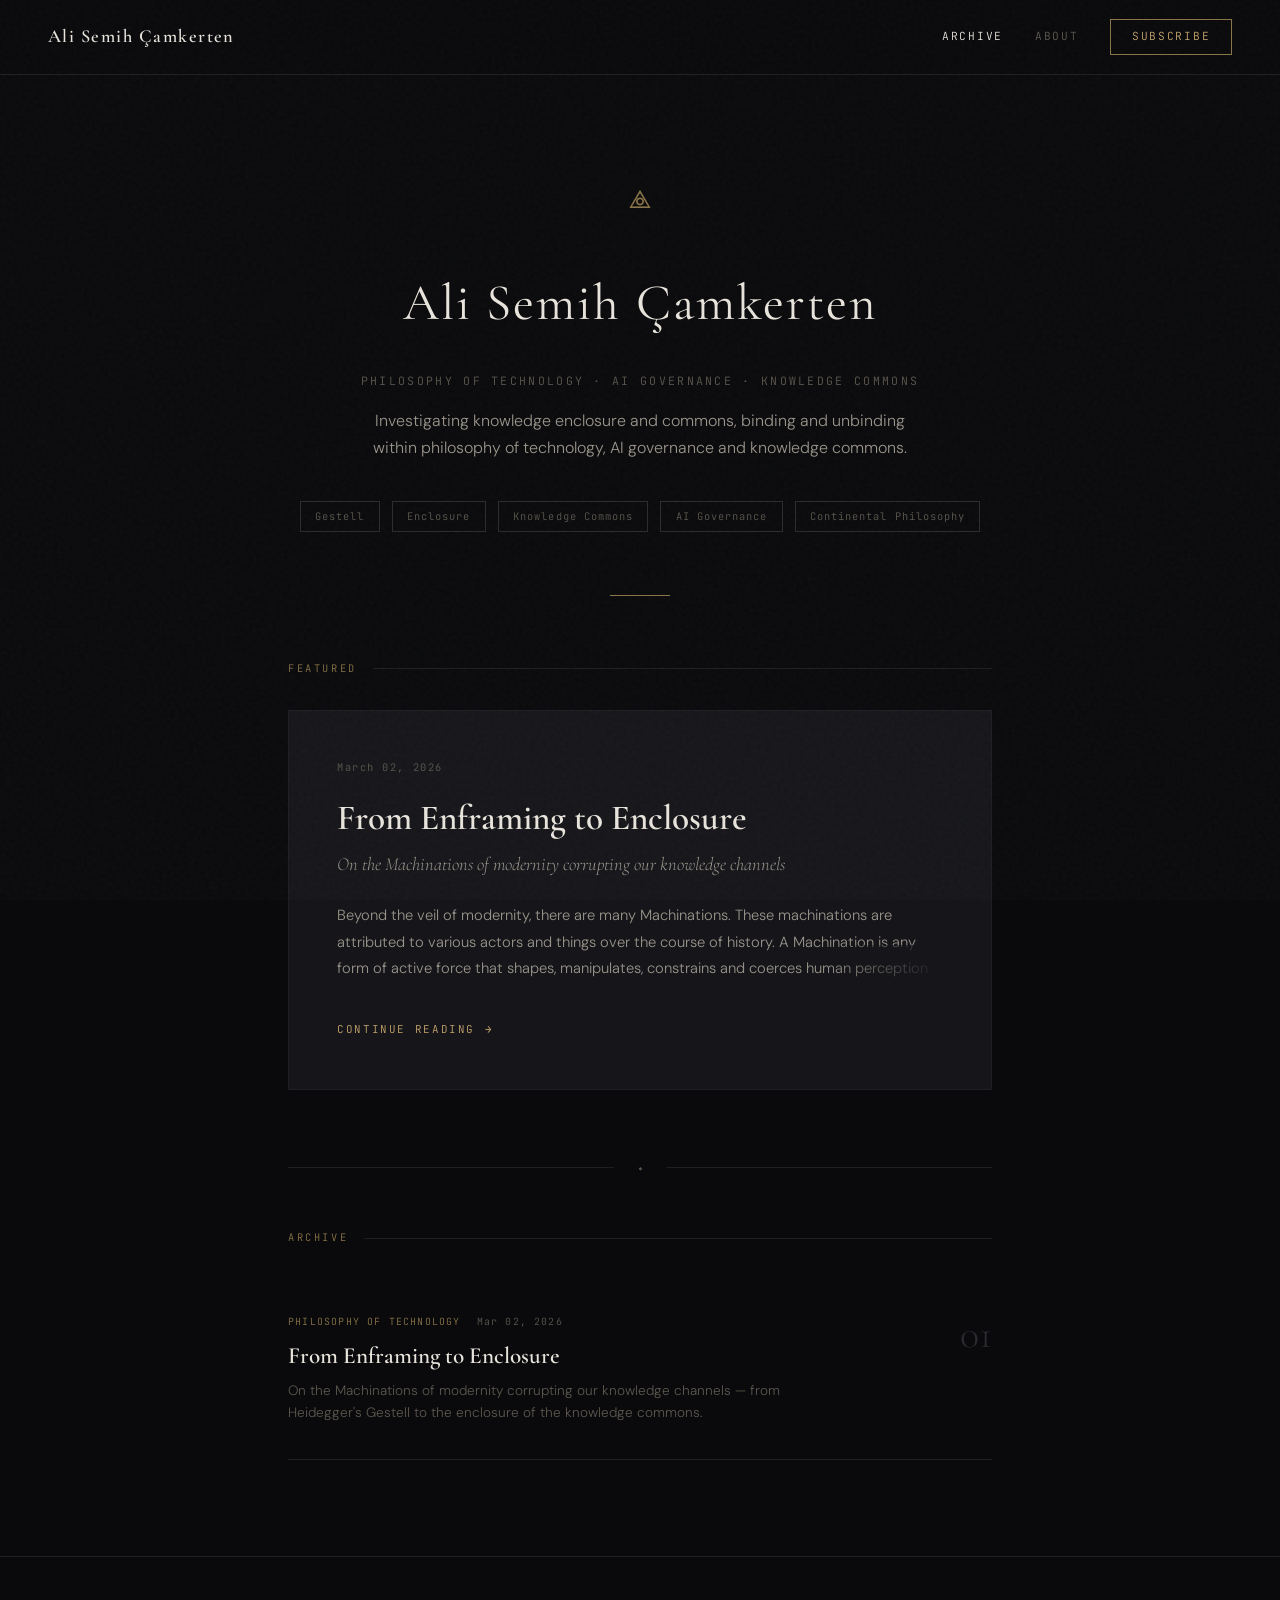
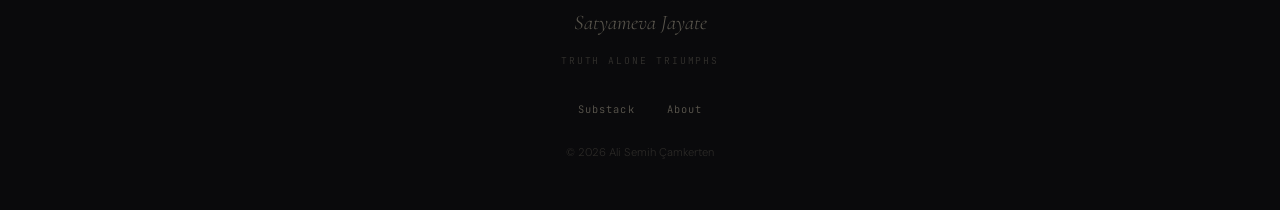
<file: index.html>
<!DOCTYPE html>
<html lang="en">
<head>
<meta charset="UTF-8">
<meta name="viewport" content="width=device-width, initial-scale=1.0">
<title>Ali Semih Çamkerten</title>
<link href="https://fonts.googleapis.com/css2?family=Cormorant+Garamond:ital,wght@0,400;0,600;0,700;1,400;1,600&family=JetBrains+Mono:wght@300;400&family=DM+Sans:wght@300;400;500&display=swap" rel="stylesheet">
<link rel="stylesheet" href="style.css">
</head>
<body>

  <!-- Navigation -->
  <nav>
    <a href="index.html" class="nav-brand">Ali Semih Çamkerten</a>
    <div class="nav-links">
      <a href="index.html" class="active">Archive</a>
      <a href="about.html">About</a>
      <a href="https://ascamkerten.substack.com" target="_blank" class="nav-subscribe">Subscribe</a>
    </div>
  </nav>

  <!-- Hero Header -->
  <section class="hero">
    <div class="hero-symbol">&#x27C1;</div>
    <h1>Ali Semih Çamkerten</h1>
    <p class="hero-subtitle">Philosophy of Technology · AI Governance · Knowledge Commons</p>
    <p class="hero-description">
      Investigating knowledge enclosure and commons, binding and unbinding within philosophy of technology, AI governance and knowledge commons.
    </p>
    <div class="hero-tags">
      <span class="hero-tag">Gestell</span>
      <span class="hero-tag">Enclosure</span>
      <span class="hero-tag">Knowledge Commons</span>
      <span class="hero-tag">AI Governance</span>
      <span class="hero-tag">Continental Philosophy</span>
    </div>
  </section>

  <!-- Featured Post -->
  <section class="featured-section fade-in delay-1">
    <div class="section-label">Featured</div>
    <a class="featured-card" href="https://ascamkerten.substack.com/p/from-enframing-to-enclosure" target="_blank">
      <div class="featured-date">March 02, 2026</div>
      <h2 class="featured-title">From Enframing to Enclosure</h2>
      <p class="featured-sub">On the Machinations of modernity corrupting our knowledge channels</p>
      <p class="featured-excerpt">
        Beyond the veil of modernity, there are many Machinations. These machinations are attributed to various actors and things over the course of history. A Machination is any form of active force that shapes, manipulates, constrains and coerces human perception and human interactions. Gestell, or enframing, is a Machination. Enclosure is another&hellip;
      </p>
      <span class="read-more">Continue reading <span class="arrow">&rarr;</span></span>
    </a>
  </section>

  <div class="divider">&#x25C6;</div>

  <!-- Archive -->
  <section class="posts-section">
    <div class="section-label">Archive</div>

    <!-- POST TEMPLATE — copy this block and update for each new essay:

    <a class="post-item fade-in" href="YOUR_SUBSTACK_URL" target="_blank">
      <div class="post-content">
        <div class="post-meta">
          <span class="post-category">CATEGORY</span>
          <span>DATE</span>
        </div>
        <h3 class="post-item-title">TITLE</h3>
        <p class="post-item-excerpt">SHORT DESCRIPTION</p>
      </div>
      <span class="post-number">NUMBER</span>
    </a>

    END TEMPLATE -->

    <a class="post-item fade-in delay-2" href="https://ascamkerten.substack.com/p/from-enframing-to-enclosure" target="_blank">
      <div class="post-content">
        <div class="post-meta">
          <span class="post-category">Philosophy of Technology</span>
          <span>Mar 02, 2026</span>
        </div>
        <h3 class="post-item-title">From Enframing to Enclosure</h3>
        <p class="post-item-excerpt">On the Machinations of modernity corrupting our knowledge channels — from Heidegger's Gestell to the enclosure of the knowledge commons.</p>
      </div>
      <span class="post-number">01</span>
    </a>

    <!--
    <a class="post-item fade-in delay-3" href="https://ascamkerten.substack.com/p/YOUR-NEXT-POST" target="_blank">
      <div class="post-content">
        <div class="post-meta">
          <span class="post-category">AI Governance</span>
          <span>Date</span>
        </div>
        <h3 class="post-item-title">Your Next Post Title</h3>
        <p class="post-item-excerpt">Brief description of the post.</p>
      </div>
      <span class="post-number">02</span>
    </a>
    -->

  </section>

  <!-- Footer -->
  <footer>
    <p class="footer-quote">Satyameva Jayate</p>
    <p class="footer-attr">Truth Alone Triumphs</p>
    <div class="footer-links">
      <a href="https://ascamkerten.substack.com" target="_blank">Substack</a>
      <a href="about.html">About</a>
    </div>
    <p class="footer-copy">&copy; 2026 Ali Semih Çamkerten</p>
  </footer>

</body>
</html>
</file>
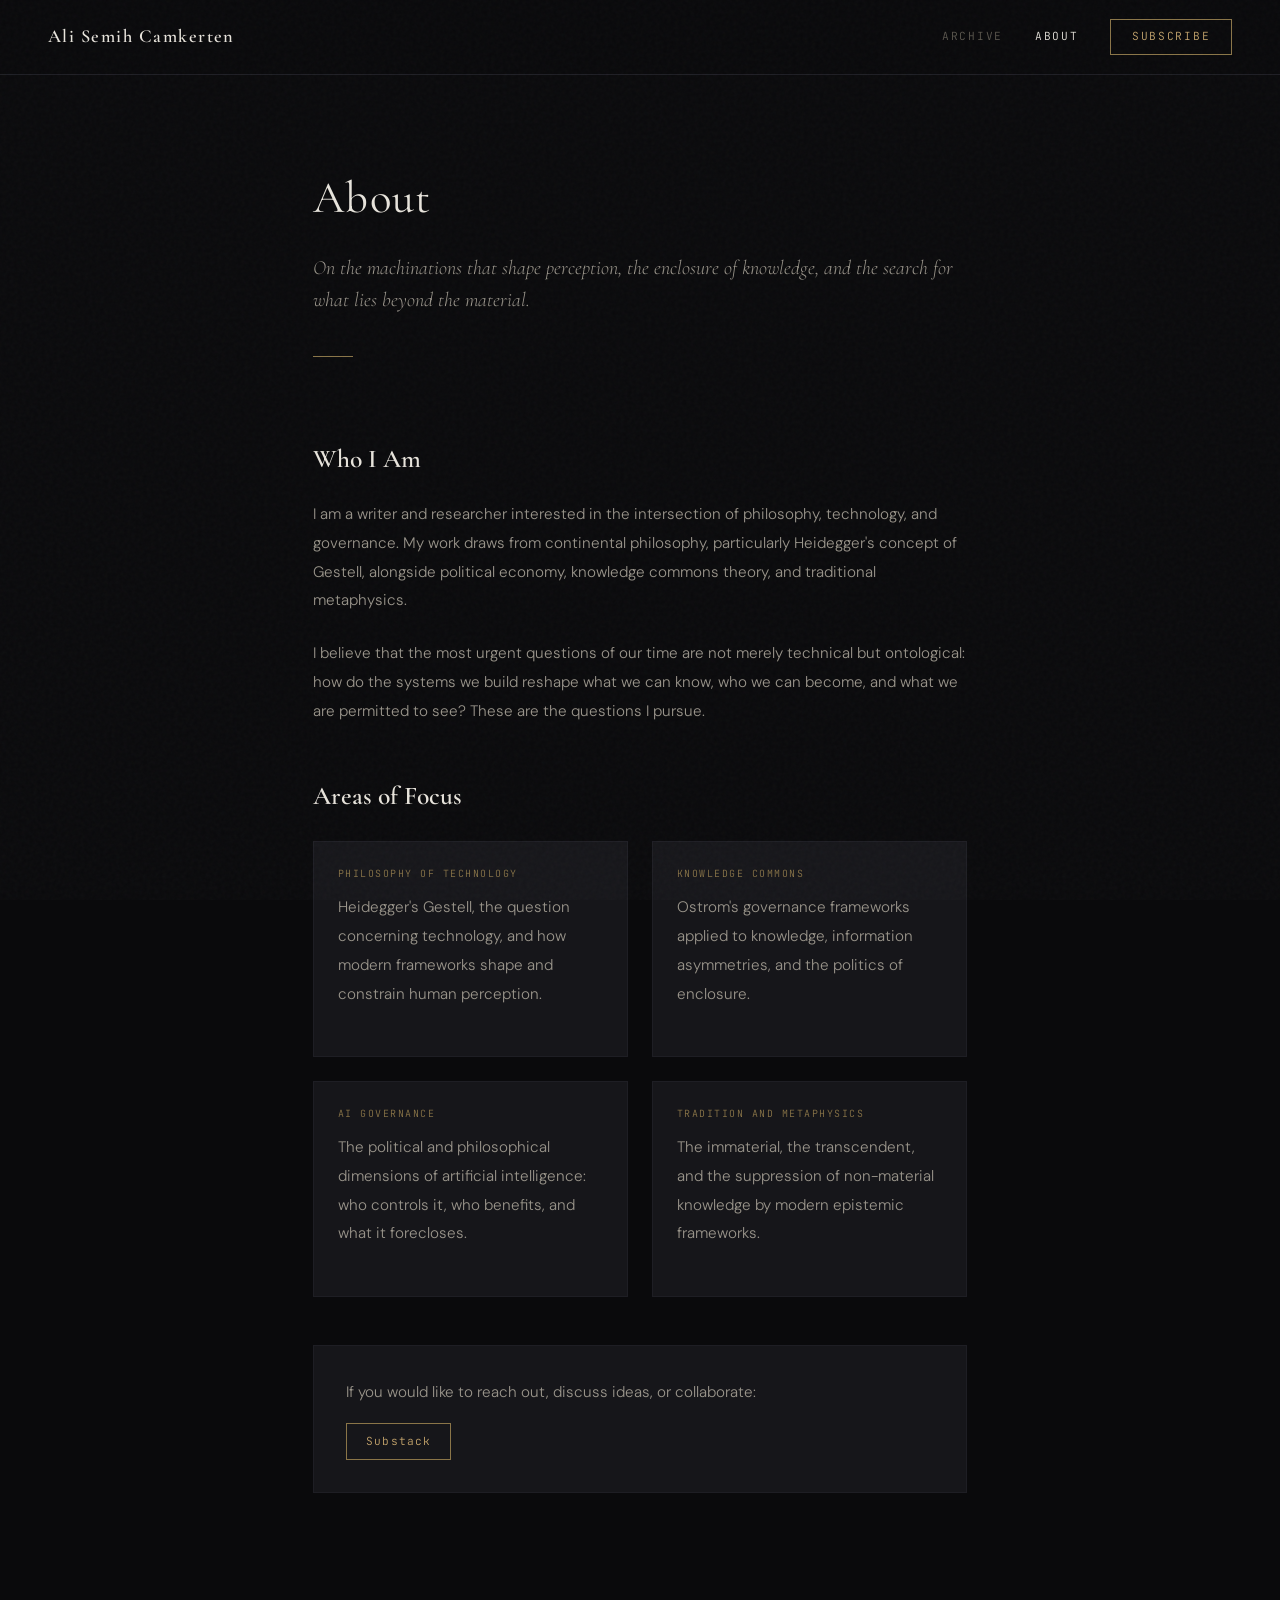
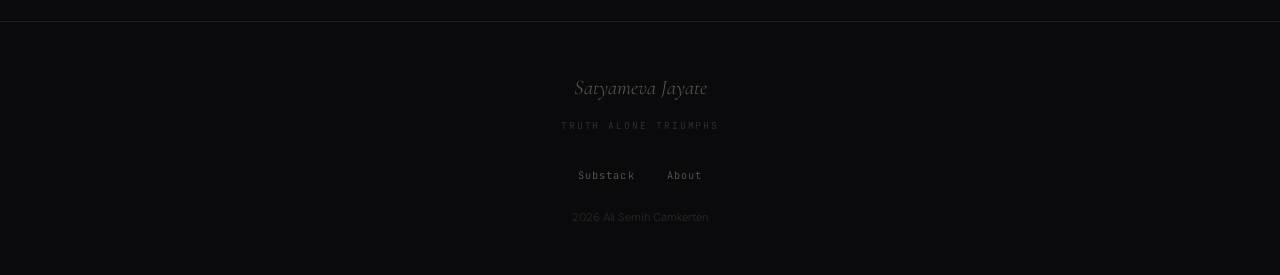
<file: about.html>
<!DOCTYPE html>
<html lang="en">
<head>
<meta charset="UTF-8">
<meta name="viewport" content="width=device-width, initial-scale=1.0">
<title>About</title>
<link href="https://fonts.googleapis.com/css2?family=Cormorant+Garamond:ital,wght@0,400;0,600;0,700;1,400;1,600&family=JetBrains+Mono:wght@300;400&family=DM+Sans:wght@300;400;500&display=swap" rel="stylesheet">
<link rel="stylesheet" href="style.css">
</head>
<body>

  <nav>
    <a href="index.html" class="nav-brand">Ali Semih Camkerten</a>
    <div class="nav-links">
      <a href="index.html">Archive</a>
      <a href="about.html" class="active">About</a>
      <a href="https://ascamkerten.substack.com" target="_blank" class="nav-subscribe">Subscribe</a>
    </div>
  </nav>

  <section class="page-header">
    <h1>About</h1>
    <p class="lead">On the machinations that shape perception, the enclosure of knowledge, and the search for what lies beyond the material.</p>
  </section>

  <section class="page-content fade-in delay-1">

    <h2>Who I Am</h2>
    <p>I am a writer and researcher interested in the intersection of philosophy, technology, and governance. My work draws from continental philosophy, particularly Heidegger's concept of Gestell, alongside political economy, knowledge commons theory, and traditional metaphysics.</p>
    <p>I believe that the most urgent questions of our time are not merely technical but ontological: how do the systems we build reshape what we can know, who we can become, and what we are permitted to see? These are the questions I pursue.</p>

    <h2>Areas of Focus</h2>
    <div class="interests-grid">
      <div class="interest-item">
        <div class="interest-label">Philosophy of Technology</div>
        <p class="interest-text">Heidegger's Gestell, the question concerning technology, and how modern frameworks shape and constrain human perception.</p>
      </div>
      <div class="interest-item">
        <div class="interest-label">Knowledge Commons</div>
        <p class="interest-text">Ostrom's governance frameworks applied to knowledge, information asymmetries, and the politics of enclosure.</p>
      </div>
      <div class="interest-item">
        <div class="interest-label">AI Governance</div>
        <p class="interest-text">The political and philosophical dimensions of artificial intelligence: who controls it, who benefits, and what it forecloses.</p>
      </div>
      <div class="interest-item">
        <div class="interest-label">Tradition and Metaphysics</div>
        <p class="interest-text">The immaterial, the transcendent, and the suppression of non-material knowledge by modern epistemic frameworks.</p>
      </div>
    </div>

    <div class="contact-block">
      <p>If you would like to reach out, discuss ideas, or collaborate:</p>
      <div class="contact-links">
        <a class="contact-link" href="https://ascamkerten.substack.com" target="_blank">Substack</a>
      </div>
    </div>

  </section>

  <footer>
    <p class="footer-quote">Satyameva Jayate</p>
    <p class="footer-attr">Truth Alone Triumphs</p>
    <div class="footer-links">
      <a href="https://ascamkerten.substack.com" target="_blank">Substack</a>
      <a href="about.html">About</a>
    </div>
    <p class="footer-copy">2026 Ali Semih Camkerten</p>
  </footer>

</body>
</html>
</file>
<file: style.css>
/* ══════════════════════════════════════════
   Ali Semih Çamkerten — Personal Site
   Dark Scholarly Theme
   ══════════════════════════════════════════ */

:root {
  --bg-primary: #0a0a0c;
  --bg-secondary: #111114;
  --bg-card: #16161a;
  --bg-hover: #1c1c22;
  --text-primary: #e8e4dc;
  --text-secondary: #9a958b;
  --text-muted: #5c584f;
  --accent: #c4a46c;
  --accent-dim: #8a7548;
  --border: #2a2a30;
  --border-light: #1e1e24;
}

* { margin: 0; padding: 0; box-sizing: border-box; }

body {
  background: var(--bg-primary);
  color: var(--text-primary);
  font-family: 'DM Sans', sans-serif;
  font-weight: 300;
  line-height: 1.7;
  overflow-x: hidden;
}

body::before {
  content: '';
  position: fixed;
  top: 0; left: 0; right: 0; bottom: 0;
  background-image: url("data:image/svg+xml,%3Csvg viewBox='0 0 256 256' xmlns='http://www.w3.org/2000/svg'%3E%3Cfilter id='noise'%3E%3CfeTurbulence type='fractalNoise' baseFrequency='0.9' numOctaves='4' stitchTiles='stitch'/%3E%3C/filter%3E%3Crect width='100%25' height='100%25' filter='url(%23noise)' opacity='0.03'/%3E%3C/svg%3E");
  pointer-events: none;
  z-index: 9999;
}

/* ── Navigation ── */
nav {
  position: fixed;
  top: 0; left: 0; right: 0;
  z-index: 100;
  padding: 1.2rem 3rem;
  display: flex;
  justify-content: space-between;
  align-items: center;
  background: rgba(10, 10, 12, 0.85);
  backdrop-filter: blur(20px);
  -webkit-backdrop-filter: blur(20px);
  border-bottom: 1px solid var(--border-light);
}

.nav-brand {
  font-family: 'Cormorant Garamond', serif;
  font-size: 1.15rem;
  font-weight: 600;
  letter-spacing: 0.08em;
  color: var(--text-primary);
  text-decoration: none;
  transition: color 0.3s ease;
}

.nav-brand:hover { color: var(--accent); }

.nav-links {
  display: flex;
  gap: 2rem;
  align-items: center;
}

.nav-links a {
  font-family: 'JetBrains Mono', monospace;
  font-size: 0.7rem;
  font-weight: 300;
  letter-spacing: 0.15em;
  text-transform: uppercase;
  color: var(--text-muted);
  text-decoration: none;
  transition: color 0.3s ease;
}

.nav-links a:hover { color: var(--accent); }
.nav-links a.active { color: var(--text-primary); }

.nav-subscribe {
  padding: 0.45rem 1.3rem;
  border: 1px solid var(--accent-dim);
  color: var(--accent) !important;
  transition: all 0.3s ease !important;
}

.nav-subscribe:hover {
  background: var(--accent);
  color: var(--bg-primary) !important;
}

/* ── Hero ── */
.hero {
  padding: 10rem 3rem 4rem;
  max-width: 900px;
  margin: 0 auto;
  text-align: center;
  position: relative;
}

.hero::after {
  content: '';
  position: absolute;
  bottom: 0;
  left: 50%;
  transform: translateX(-50%);
  width: 60px;
  height: 1px;
  background: var(--accent-dim);
}

.hero-symbol {
  font-size: 2.5rem;
  color: var(--accent-dim);
  margin-bottom: 2rem;
  opacity: 0;
  animation: fadeDown 1s ease 0.2s forwards;
}

.hero h1 {
  font-family: 'Cormorant Garamond', serif;
  font-size: 3.2rem;
  font-weight: 400;
  letter-spacing: 0.04em;
  color: var(--text-primary);
  margin-bottom: 1.5rem;
  opacity: 0;
  animation: fadeDown 1s ease 0.4s forwards;
}

.hero-subtitle {
  font-family: 'JetBrains Mono', monospace;
  font-size: 0.72rem;
  letter-spacing: 0.2em;
  text-transform: uppercase;
  color: var(--text-muted);
  margin-bottom: 1rem;
  opacity: 0;
  animation: fadeDown 1s ease 0.6s forwards;
}

.hero-description {
  font-size: 1rem;
  color: var(--text-secondary);
  max-width: 540px;
  margin: 0 auto 2.5rem;
  opacity: 0;
  animation: fadeDown 1s ease 0.8s forwards;
}

.hero-tags {
  display: flex;
  justify-content: center;
  gap: 0.75rem;
  flex-wrap: wrap;
  opacity: 0;
  animation: fadeDown 1s ease 1s forwards;
}

.hero-tag {
  font-family: 'JetBrains Mono', monospace;
  font-size: 0.65rem;
  letter-spacing: 0.1em;
  padding: 0.35rem 0.9rem;
  border: 1px solid var(--border);
  color: var(--text-muted);
  background: transparent;
  transition: all 0.3s ease;
  cursor: default;
}

.hero-tag:hover {
  border-color: var(--accent-dim);
  color: var(--accent);
}

/* ── Section Labels ── */
.section-label {
  font-family: 'JetBrains Mono', monospace;
  font-size: 0.65rem;
  letter-spacing: 0.25em;
  text-transform: uppercase;
  color: var(--accent-dim);
  margin-bottom: 2rem;
  display: flex;
  align-items: center;
  gap: 1rem;
}

.section-label::after {
  content: '';
  flex: 1;
  height: 1px;
  background: var(--border-light);
}

/* ── Featured Post ── */
.featured-section {
  max-width: 800px;
  margin: 4rem auto;
  padding: 0 3rem;
}

.featured-card {
  background: var(--bg-card);
  border: 1px solid var(--border-light);
  padding: 3rem;
  position: relative;
  overflow: hidden;
  transition: all 0.5s ease;
  cursor: pointer;
  text-decoration: none;
  display: block;
  color: inherit;
}

.featured-card::before {
  content: '';
  position: absolute;
  top: 0; left: 0;
  width: 3px;
  height: 100%;
  background: linear-gradient(to bottom, var(--accent), transparent);
  opacity: 0;
  transition: opacity 0.4s ease;
}

.featured-card:hover {
  border-color: var(--border);
  background: var(--bg-hover);
}

.featured-card:hover::before { opacity: 1; }

.featured-date {
  font-family: 'JetBrains Mono', monospace;
  font-size: 0.65rem;
  letter-spacing: 0.15em;
  color: var(--text-muted);
  margin-bottom: 1.2rem;
}

.featured-title {
  font-family: 'Cormorant Garamond', serif;
  font-size: 2.2rem;
  font-weight: 600;
  color: var(--text-primary);
  margin-bottom: 0.6rem;
  line-height: 1.3;
}

.featured-sub {
  font-family: 'Cormorant Garamond', serif;
  font-size: 1.15rem;
  font-style: italic;
  color: var(--text-secondary);
  margin-bottom: 1.5rem;
  line-height: 1.5;
}

.featured-excerpt {
  font-size: 0.92rem;
  color: var(--text-secondary);
  line-height: 1.8;
  margin-bottom: 2rem;
  position: relative;
  max-height: 5.4em;
  overflow: hidden;
}

.featured-excerpt::after {
  content: '';
  position: absolute;
  bottom: 0; right: 0;
  width: 120px;
  height: 2.5em;
  background: linear-gradient(to right, transparent, var(--bg-card));
  pointer-events: none;
  transition: background 0.5s ease;
}

.featured-card:hover .featured-excerpt::after {
  background: linear-gradient(to right, transparent, var(--bg-hover));
}

.read-more {
  font-family: 'JetBrains Mono', monospace;
  font-size: 0.68rem;
  letter-spacing: 0.15em;
  text-transform: uppercase;
  color: var(--accent);
  text-decoration: none;
  display: inline-flex;
  align-items: center;
  gap: 0.6rem;
  transition: gap 0.3s ease;
}

.read-more:hover { gap: 1rem; }

/* ── Divider ── */
.divider {
  max-width: 800px;
  margin: 3rem auto;
  padding: 0 3rem;
  display: flex;
  align-items: center;
  justify-content: center;
  gap: 1.5rem;
  color: var(--text-muted);
  font-family: 'Cormorant Garamond', serif;
  font-size: 1rem;
}

.divider::before, .divider::after {
  content: '';
  flex: 1;
  height: 1px;
  background: var(--border-light);
}

/* ── Post List ── */
.posts-section {
  max-width: 800px;
  margin: 0 auto 6rem;
  padding: 0 3rem;
}

.post-item {
  padding: 2.2rem 0;
  border-bottom: 1px solid var(--border-light);
  display: flex;
  justify-content: space-between;
  align-items: flex-start;
  gap: 2rem;
  cursor: pointer;
  transition: all 0.3s ease;
  text-decoration: none;
  color: inherit;
}

.post-item:hover { padding-left: 1rem; }
.post-item:first-child { border-top: 1px solid var(--border-light); }

.post-meta {
  font-family: 'JetBrains Mono', monospace;
  font-size: 0.62rem;
  letter-spacing: 0.12em;
  color: var(--text-muted);
  margin-bottom: 0.6rem;
  display: flex;
  gap: 1rem;
}

.post-category {
  color: var(--accent-dim);
  text-transform: uppercase;
}

.post-item-title {
  font-family: 'Cormorant Garamond', serif;
  font-size: 1.45rem;
  font-weight: 600;
  color: var(--text-primary);
  line-height: 1.35;
  margin-bottom: 0.5rem;
  transition: color 0.3s ease;
}

.post-item:hover .post-item-title { color: var(--accent); }

.post-item-excerpt {
  font-size: 0.85rem;
  color: var(--text-muted);
  line-height: 1.6;
  max-width: 560px;
}

.post-number {
  font-family: 'Cormorant Garamond', serif;
  font-size: 2.5rem;
  font-weight: 300;
  color: var(--border);
  min-width: 50px;
  text-align: right;
  line-height: 1;
  transition: color 0.3s ease;
}

.post-item:hover .post-number { color: var(--accent-dim); }

/* ── About Page ── */
.page-header {
  padding: 10rem 3rem 3rem;
  max-width: 750px;
  margin: 0 auto;
  position: relative;
}

.page-header::after {
  content: '';
  display: block;
  width: 40px;
  height: 1px;
  background: var(--accent-dim);
  margin-top: 2.5rem;
}

.page-header h1 {
  font-family: 'Cormorant Garamond', serif;
  font-size: 2.8rem;
  font-weight: 400;
  letter-spacing: 0.03em;
  color: var(--text-primary);
  margin-bottom: 1rem;
  opacity: 0;
  animation: fadeDown 0.8s ease 0.2s forwards;
}

.page-header .lead {
  font-family: 'Cormorant Garamond', serif;
  font-size: 1.25rem;
  font-style: italic;
  color: var(--text-secondary);
  line-height: 1.6;
  opacity: 0;
  animation: fadeDown 0.8s ease 0.4s forwards;
}

.page-content {
  max-width: 750px;
  margin: 0 auto 6rem;
  padding: 2rem 3rem;
}

.page-content p {
  font-size: 0.95rem;
  color: var(--text-secondary);
  line-height: 1.9;
  margin-bottom: 1.5rem;
}

.page-content h2 {
  font-family: 'Cormorant Garamond', serif;
  font-size: 1.6rem;
  font-weight: 600;
  color: var(--text-primary);
  margin: 3rem 0 1.2rem;
}

.page-content h2:first-child { margin-top: 0; }

.page-content a {
  color: var(--accent);
  text-decoration: none;
  border-bottom: 1px solid var(--accent-dim);
  transition: border-color 0.3s ease;
}

.page-content a:hover { border-color: var(--accent); }

.interests-grid {
  display: grid;
  grid-template-columns: 1fr 1fr;
  gap: 1.5rem;
  margin: 1.5rem 0;
}

.interest-item {
  padding: 1.5rem;
  border: 1px solid var(--border-light);
  background: var(--bg-card);
  transition: border-color 0.3s ease;
}

.interest-item:hover { border-color: var(--border); }

.interest-label {
  font-family: 'JetBrains Mono', monospace;
  font-size: 0.62rem;
  letter-spacing: 0.15em;
  text-transform: uppercase;
  color: var(--accent-dim);
  margin-bottom: 0.6rem;
}

.interest-text {
  font-size: 0.88rem;
  color: var(--text-secondary);
  line-height: 1.6;
}

.contact-block {
  margin-top: 3rem;
  padding: 2rem;
  border: 1px solid var(--border-light);
  background: var(--bg-card);
}

.contact-block p { margin-bottom: 1rem; }

.contact-links {
  display: flex;
  gap: 1.5rem;
  flex-wrap: wrap;
}

.contact-link {
  font-family: 'JetBrains Mono', monospace;
  font-size: 0.7rem;
  letter-spacing: 0.1em;
  color: var(--accent);
  text-decoration: none;
  border: 1px solid var(--accent-dim);
  padding: 0.5rem 1.2rem;
  transition: all 0.3s ease;
}

.contact-link:hover {
  background: var(--accent);
  color: var(--bg-primary);
}

/* ── Footer ── */
footer {
  border-top: 1px solid var(--border-light);
  padding: 3rem;
  text-align: center;
}

.footer-quote {
  font-family: 'Cormorant Garamond', serif;
  font-size: 1.3rem;
  font-style: italic;
  color: var(--text-muted);
  margin-bottom: 0.8rem;
}

.footer-attr {
  font-family: 'JetBrains Mono', monospace;
  font-size: 0.6rem;
  letter-spacing: 0.2em;
  text-transform: uppercase;
  color: var(--text-muted);
  opacity: 0.5;
  margin-bottom: 2rem;
}

.footer-links {
  display: flex;
  justify-content: center;
  gap: 2rem;
  margin-bottom: 1.5rem;
}

.footer-links a {
  font-family: 'JetBrains Mono', monospace;
  font-size: 0.65rem;
  letter-spacing: 0.1em;
  color: var(--text-muted);
  text-decoration: none;
  transition: color 0.3s ease;
}

.footer-links a:hover { color: var(--accent); }

.footer-copy {
  font-size: 0.7rem;
  color: var(--text-muted);
  opacity: 0.4;
}

/* ── Animations ── */
@keyframes fadeDown {
  from { opacity: 0; transform: translateY(-12px); }
  to { opacity: 1; transform: translateY(0); }
}

@keyframes fadeIn {
  from { opacity: 0; }
  to { opacity: 1; }
}

.fade-in { opacity: 0; animation: fadeIn 0.8s ease forwards; }
.delay-1 { animation-delay: 0.3s; }
.delay-2 { animation-delay: 0.5s; }
.delay-3 { animation-delay: 0.7s; }
.delay-4 { animation-delay: 0.9s; }

::-webkit-scrollbar { width: 6px; }
::-webkit-scrollbar-track { background: var(--bg-primary); }
::-webkit-scrollbar-thumb { background: var(--border); border-radius: 3px; }
::-webkit-scrollbar-thumb:hover { background: var(--accent-dim); }

@media (max-width: 700px) {
  nav { padding: 1rem 1.5rem; }
  .nav-links { gap: 1.2rem; }
  .hero { padding: 8rem 1.5rem 3rem; }
  .hero h1 { font-size: 2.2rem; }
  .featured-section, .posts-section, .page-content, .page-header {
    padding-left: 1.5rem;
    padding-right: 1.5rem;
  }
  .featured-card { padding: 2rem; }
  .featured-title { font-size: 1.7rem; }
  .post-number { display: none; }
  .post-item:hover { padding-left: 0.5rem; }
  .interests-grid { grid-template-columns: 1fr; }
  .page-header h1 { font-size: 2.2rem; }
}
</file>
